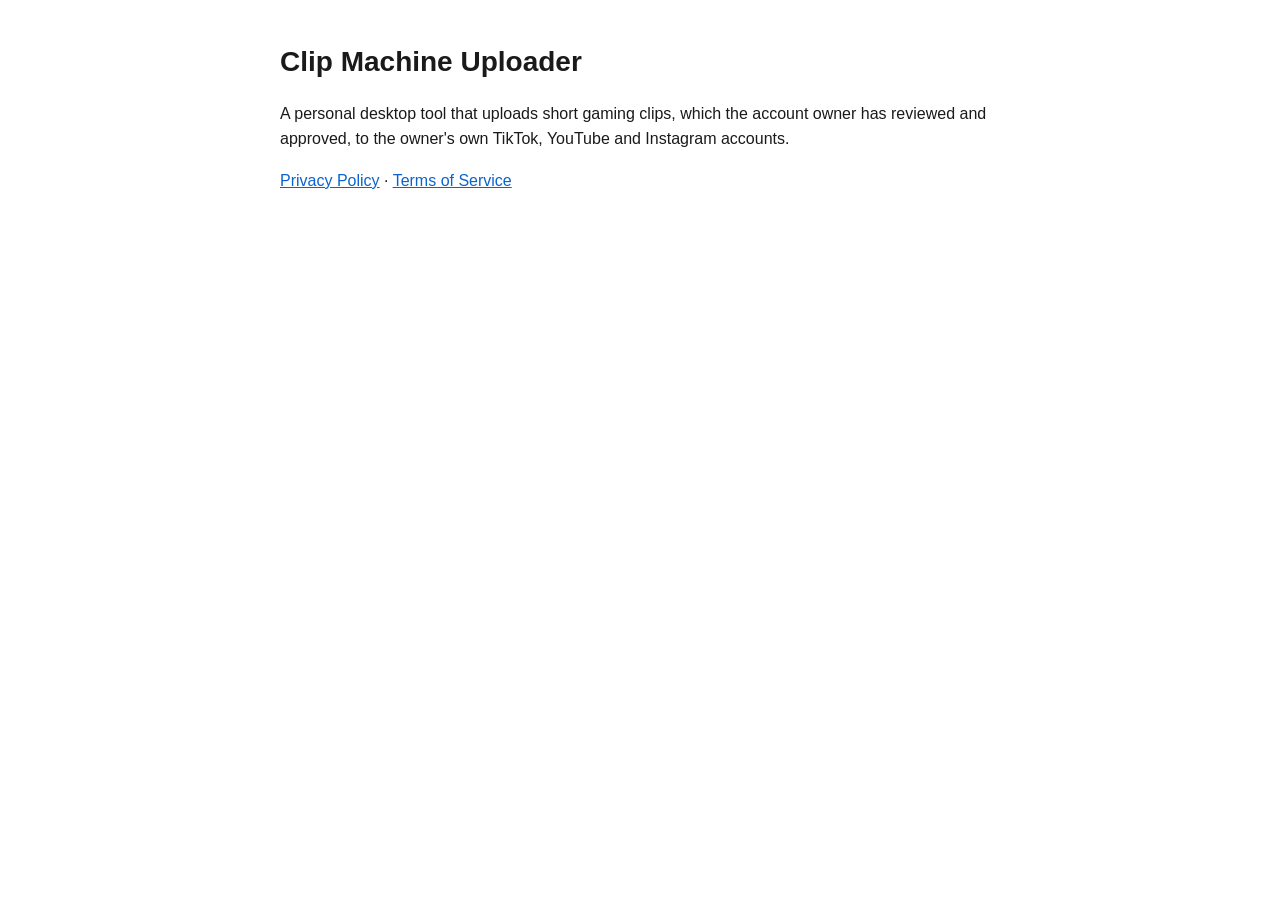
<file: index.html>
<!doctype html><html lang="en"><head><meta charset="utf-8"><meta name="viewport" content="width=device-width,initial-scale=1">
<title>Clip Machine Uploader</title><link rel="stylesheet" href="style.css"></head><body>
<h1>Clip Machine Uploader</h1>
<p>A personal desktop tool that uploads short gaming clips, which the account owner has reviewed and approved, to the owner's own TikTok, YouTube and Instagram accounts.</p>
<p><a href="privacy.html">Privacy Policy</a> · <a href="terms.html">Terms of Service</a></p>
</body></html>
</file>
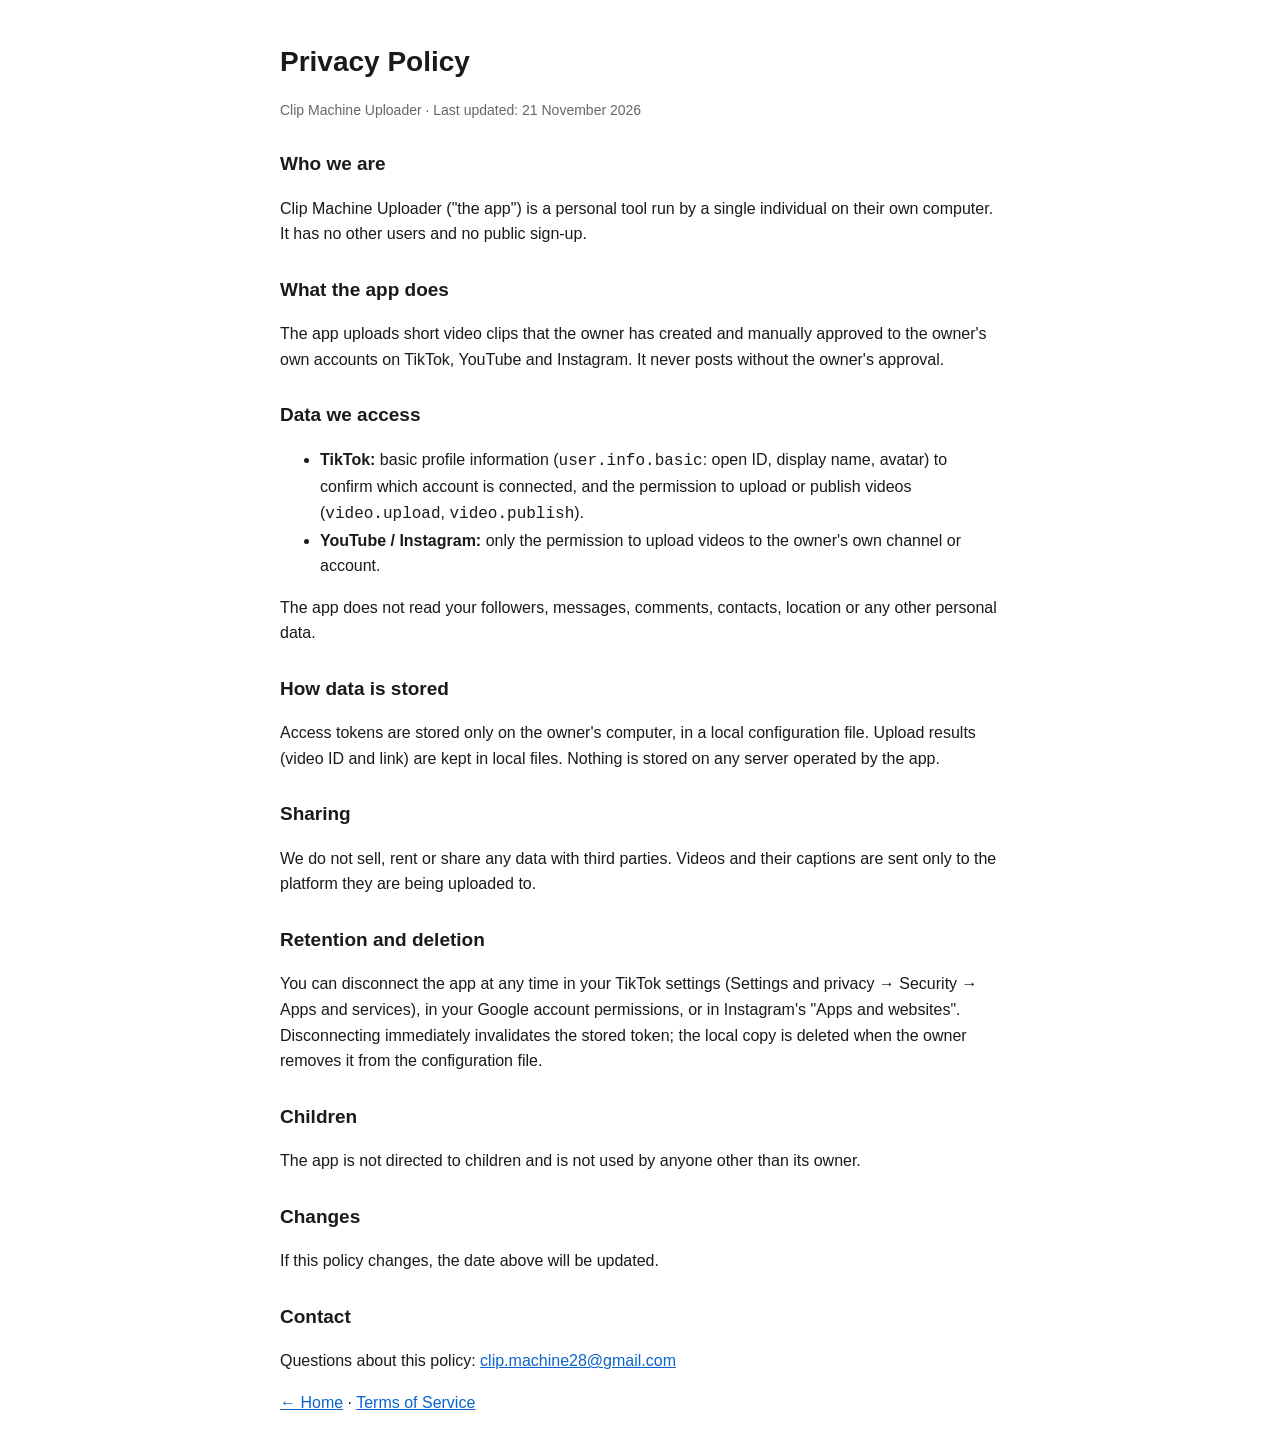
<file: privacy.html>
<!doctype html><html lang="en"><head><meta charset="utf-8"><meta name="viewport" content="width=device-width,initial-scale=1">
<title>Privacy Policy</title><link rel="stylesheet" href="style.css"></head><body>
<h1>Privacy Policy</h1>
<p class="muted">Clip Machine Uploader · Last updated: 21 November 2026</p>

<h2>Who we are</h2>
<p>Clip Machine Uploader ("the app") is a personal tool run by a single individual on their own computer. It has no other users and no public sign-up.</p>

<h2>What the app does</h2>
<p>The app uploads short video clips that the owner has created and manually approved to the owner's own accounts on TikTok, YouTube and Instagram. It never posts without the owner's approval.</p>

<h2>Data we access</h2>
<ul>
<li><b>TikTok:</b> basic profile information (<code>user.info.basic</code>: open ID, display name, avatar) to confirm which account is connected, and the permission to upload or publish videos (<code>video.upload</code>, <code>video.publish</code>).</li>
<li><b>YouTube / Instagram:</b> only the permission to upload videos to the owner's own channel or account.</li>
</ul>
<p>The app does not read your followers, messages, comments, contacts, location or any other personal data.</p>

<h2>How data is stored</h2>
<p>Access tokens are stored only on the owner's computer, in a local configuration file. Upload results (video ID and link) are kept in local files. Nothing is stored on any server operated by the app.</p>

<h2>Sharing</h2>
<p>We do not sell, rent or share any data with third parties. Videos and their captions are sent only to the platform they are being uploaded to.</p>

<h2>Retention and deletion</h2>
<p>You can disconnect the app at any time in your TikTok settings (Settings and privacy → Security → Apps and services), in your Google account permissions, or in Instagram's "Apps and websites". Disconnecting immediately invalidates the stored token; the local copy is deleted when the owner removes it from the configuration file.</p>

<h2>Children</h2>
<p>The app is not directed to children and is not used by anyone other than its owner.</p>

<h2>Changes</h2>
<p>If this policy changes, the date above will be updated.</p>

<h2>Contact</h2>
<p>Questions about this policy: <a href="mailto:clip.machine28@gmail.com">clip.machine28@gmail.com</a></p>
<p><a href="index.html">← Home</a> · <a href="terms.html">Terms of Service</a></p>
</body></html>
</file>
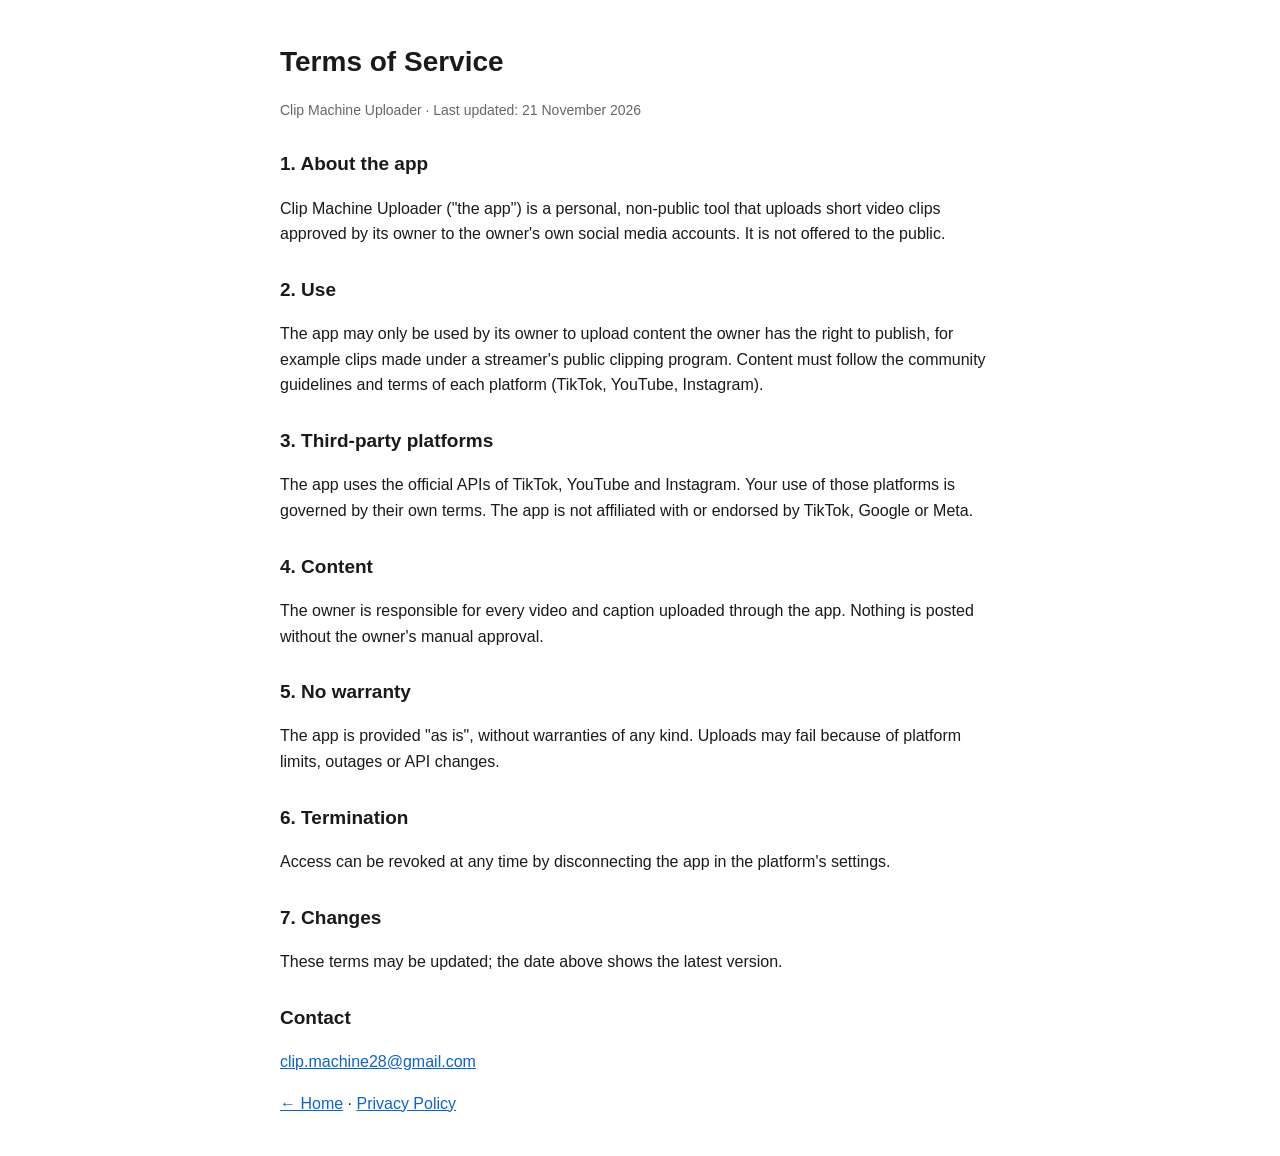
<file: terms.html>
<!doctype html><html lang="en"><head><meta charset="utf-8"><meta name="viewport" content="width=device-width,initial-scale=1">
<title>Terms of Service</title><link rel="stylesheet" href="style.css"></head><body>
<h1>Terms of Service</h1>
<p class="muted">Clip Machine Uploader · Last updated: 21 November 2026</p>

<h2>1. About the app</h2>
<p>Clip Machine Uploader ("the app") is a personal, non-public tool that uploads short video clips approved by its owner to the owner's own social media accounts. It is not offered to the public.</p>

<h2>2. Use</h2>
<p>The app may only be used by its owner to upload content the owner has the right to publish, for example clips made under a streamer's public clipping program. Content must follow the community guidelines and terms of each platform (TikTok, YouTube, Instagram).</p>

<h2>3. Third-party platforms</h2>
<p>The app uses the official APIs of TikTok, YouTube and Instagram. Your use of those platforms is governed by their own terms. The app is not affiliated with or endorsed by TikTok, Google or Meta.</p>

<h2>4. Content</h2>
<p>The owner is responsible for every video and caption uploaded through the app. Nothing is posted without the owner's manual approval.</p>

<h2>5. No warranty</h2>
<p>The app is provided "as is", without warranties of any kind. Uploads may fail because of platform limits, outages or API changes.</p>

<h2>6. Termination</h2>
<p>Access can be revoked at any time by disconnecting the app in the platform's settings.</p>

<h2>7. Changes</h2>
<p>These terms may be updated; the date above shows the latest version.</p>

<h2>Contact</h2>
<p><a href="mailto:clip.machine28@gmail.com">clip.machine28@gmail.com</a></p>
<p><a href="index.html">← Home</a> · <a href="privacy.html">Privacy Policy</a></p>
</body></html>
</file>
<file: style.css>
body{font:16px/1.6 -apple-system,Segoe UI,Roboto,sans-serif;max-width:720px;margin:40px auto;padding:0 16px;color:#1a1a1a;background:#fff}
h1{font-size:28px;margin-bottom:4px}h2{font-size:19px;margin-top:28px}.muted{color:#666;font-size:14px}a{color:#0b63ce}
@media (prefers-color-scheme:dark){body{background:#111;color:#e8e8e8}.muted{color:#999}a{color:#6aa8ff}}
</file>
